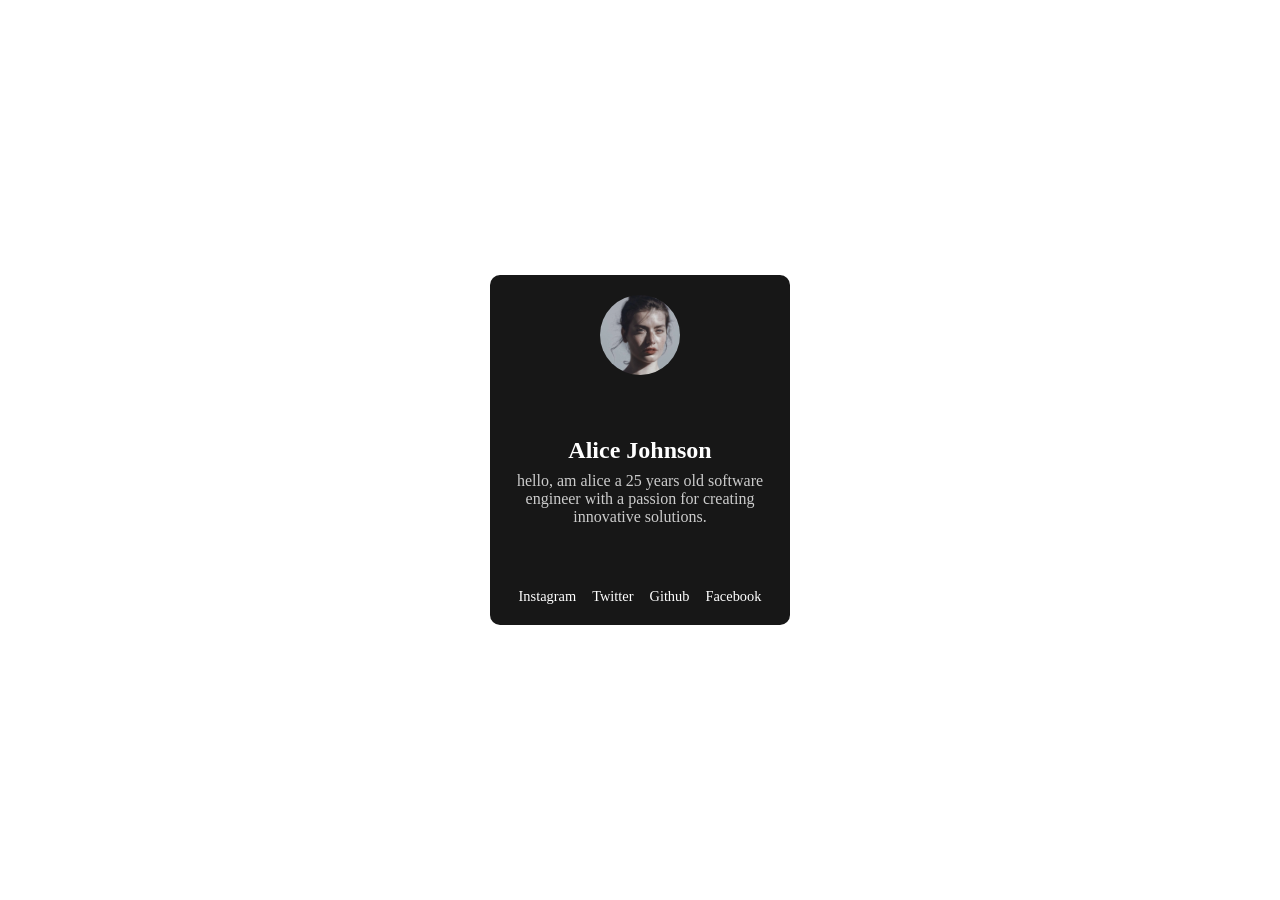
<file: 01-personal-profile-card/index.html>
<!doctype html>
<html lang="en">
  <head>
    <meta charset="UTF-8" />
    <meta name="viewport" content="width=device-width, initial-scale=1.0" />
    <title>01 Personal Profile Card</title>
    <link rel="stylesheet" href="./styles.css" />
  </head>
  <body>
    <div class="profile-card">
      <img src="./src/pic.webp" alt="Profile Picture" />
      <div class="profile-info">
        <h1>Alice Johnson</h1>
        <p>
          hello, am alice a 25 years old software engineer with a passion for
          creating innovative solutions.
        </p>
      </div>

      <div id="social-links">
        <ul>
          <li><a href="#"> Instagram </a></li>
          <li><a href="#"> Twitter </a></li>
          <li><a href="#"> Github </a></li>
          <li><a href="#"> Facebook </a></li>
        </ul>
      </div>
    </div>
  </body>
</html>
</file>
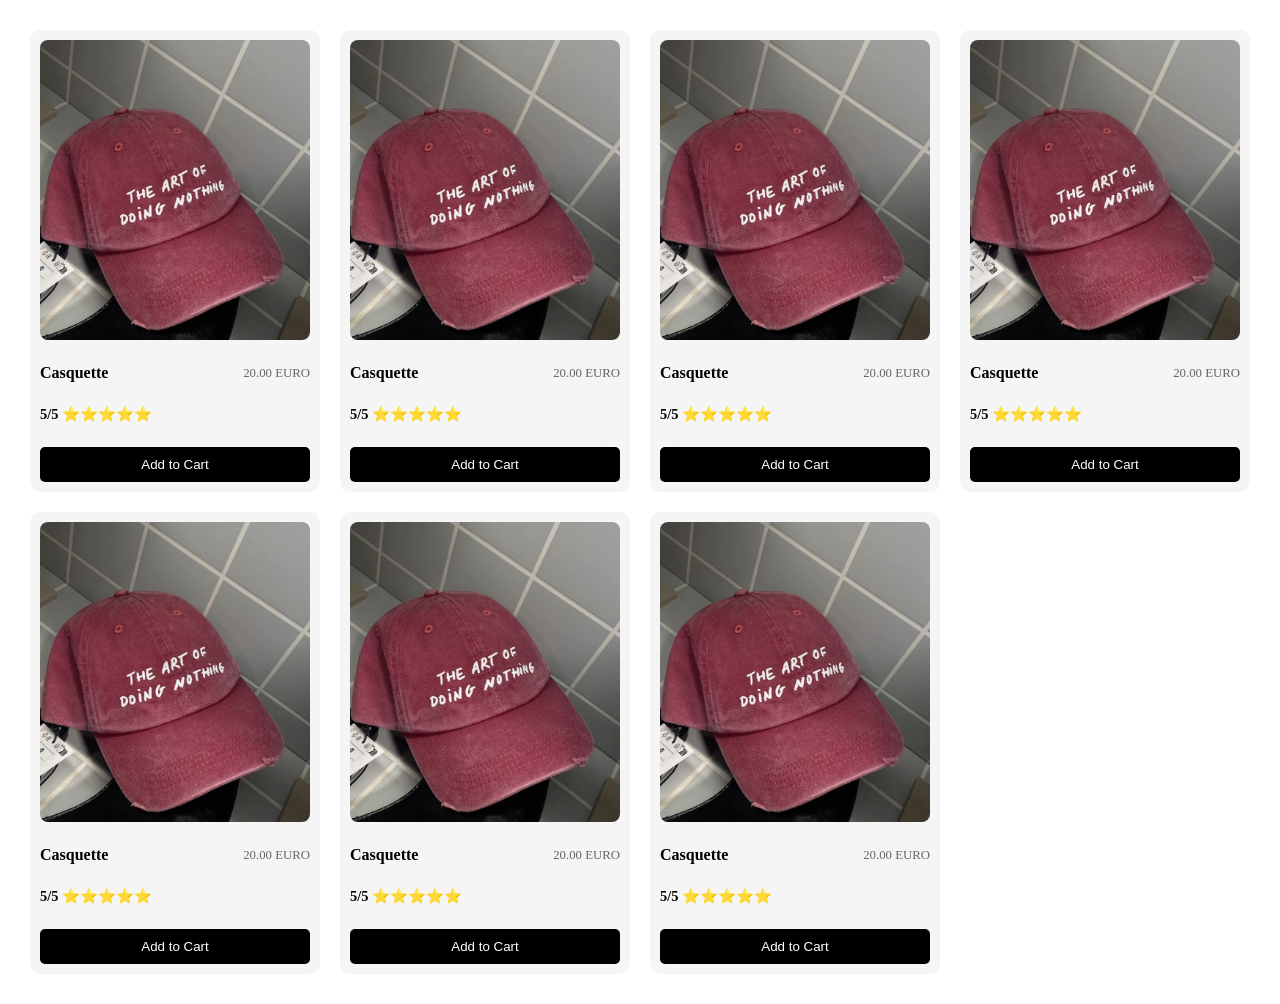
<file: 02-product-card/index.html>
<!doctype html>
<html lang="en">
  <head>
    <meta charset="UTF-8" />
    <meta name="viewport" content="width=device-width, initial-scale=1.0" />
    <title>02 Product Card</title>
    <link rel="stylesheet" href="./styles.css" />
  </head>
  <body>
    <div class="product-card">
      <img src="./src/product.jpeg" alt="Product Image" />
      <div class="info">
        <h1>Casquette</h1>
        <p>20.00 EURO</p>
      </div>
      <h3>5/5 ⭐⭐⭐⭐⭐</h3>
      <button>Add to Cart</button>
    </div>

    <div class="product-card">
      <img src="./src/product.jpeg" alt="Product Image" />
      <div class="info">
        <h1>Casquette</h1>
        <p>20.00 EURO</p>
      </div>
      <h3>5/5 ⭐⭐⭐⭐⭐</h3>
      <button>Add to Cart</button>
    </div>

    <div class="product-card">
      <img src="./src/product.jpeg" alt="Product Image" />
      <div class="info">
        <h1>Casquette</h1>
        <p>20.00 EURO</p>
      </div>
      <h3>5/5 ⭐⭐⭐⭐⭐</h3>
      <button>Add to Cart</button>
    </div>

    <div class="product-card">
      <img src="./src/product.jpeg" alt="Product Image" />
      <div class="info">
        <h1>Casquette</h1>
        <p>20.00 EURO</p>
      </div>
      <h3>5/5 ⭐⭐⭐⭐⭐</h3>
      <button>Add to Cart</button>
    </div>

    <div class="product-card">
      <img src="./src/product.jpeg" alt="Product Image" />
      <div class="info">
        <h1>Casquette</h1>
        <p>20.00 EURO</p>
      </div>
      <h3>5/5 ⭐⭐⭐⭐⭐</h3>
      <button>Add to Cart</button>
    </div>

    <div class="product-card">
      <img src="./src/product.jpeg" alt="Product Image" />
      <div class="info">
        <h1>Casquette</h1>
        <p>20.00 EURO</p>
      </div>
      <h3>5/5 ⭐⭐⭐⭐⭐</h3>
      <button>Add to Cart</button>
    </div>

    <div class="product-card">
      <img src="./src/product.jpeg" alt="Product Image" />
      <div class="info">
        <h1>Casquette</h1>
        <p>20.00 EURO</p>
      </div>
      <h3>5/5 ⭐⭐⭐⭐⭐</h3>
      <button>Add to Cart</button>
    </div>
  </body>
</html>
</file>
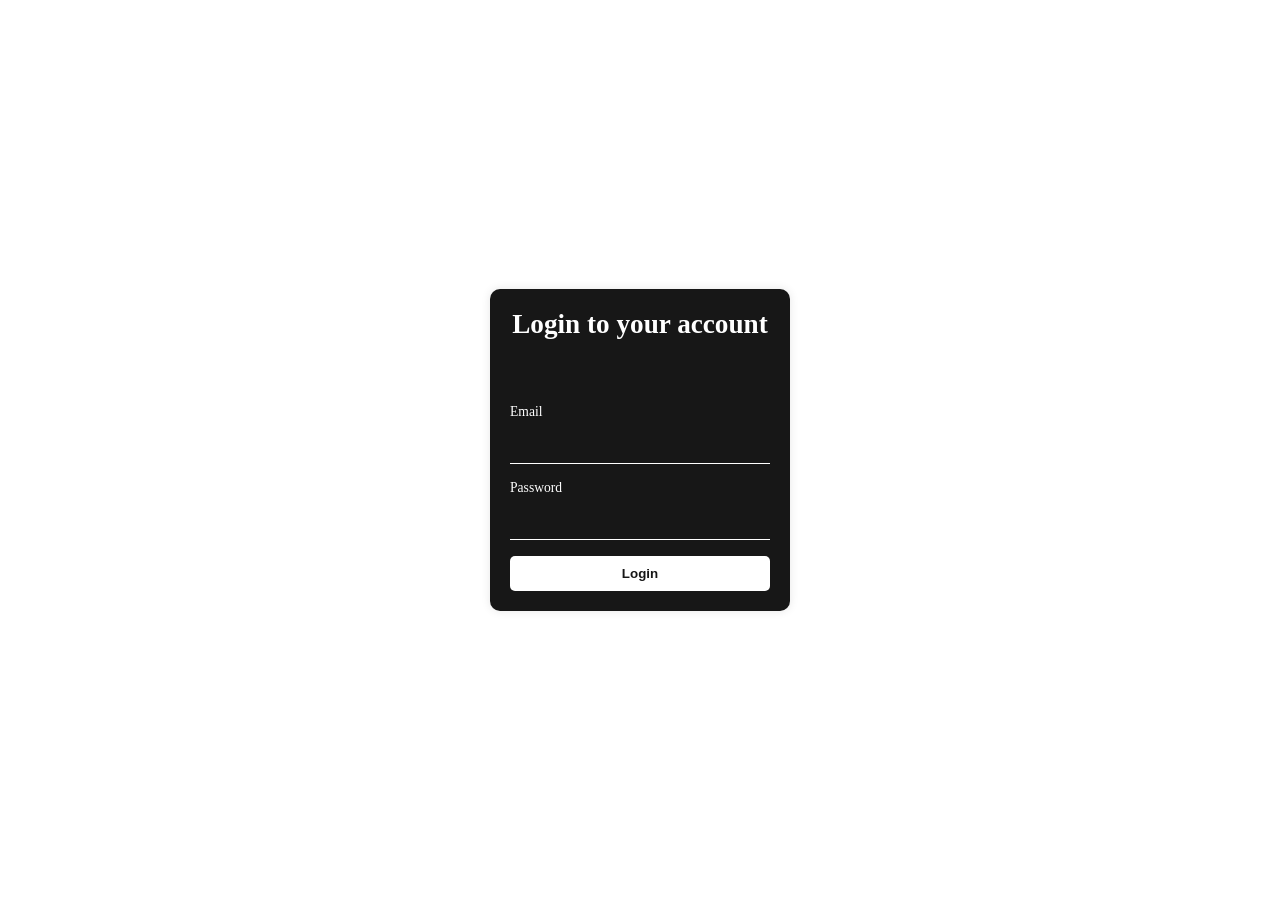
<file: 03-login-form/index.html>
<!doctype html>
<html lang="en">
  <head>
    <meta charset="UTF-8" />
    <meta name="viewport" content="width=device-width, initial-scale=1.0" />
    <title>03 Login Form</title>
    <link rel="stylesheet" href="./styles.css" />
  </head>
  <body>
    <form>
      <h1>Login to your account</h1>
      <div>
        <label for="email">Email</label>
        <input type="email" id="email" name="email" required />
      </div>
      <div>
        <label for="password">Password</label>
        <input type="password" id="password" name="password" required />
      </div>
      <input class="login-button" type="submit" value="Login" />
    </form>
  </body>
</html>
</file>
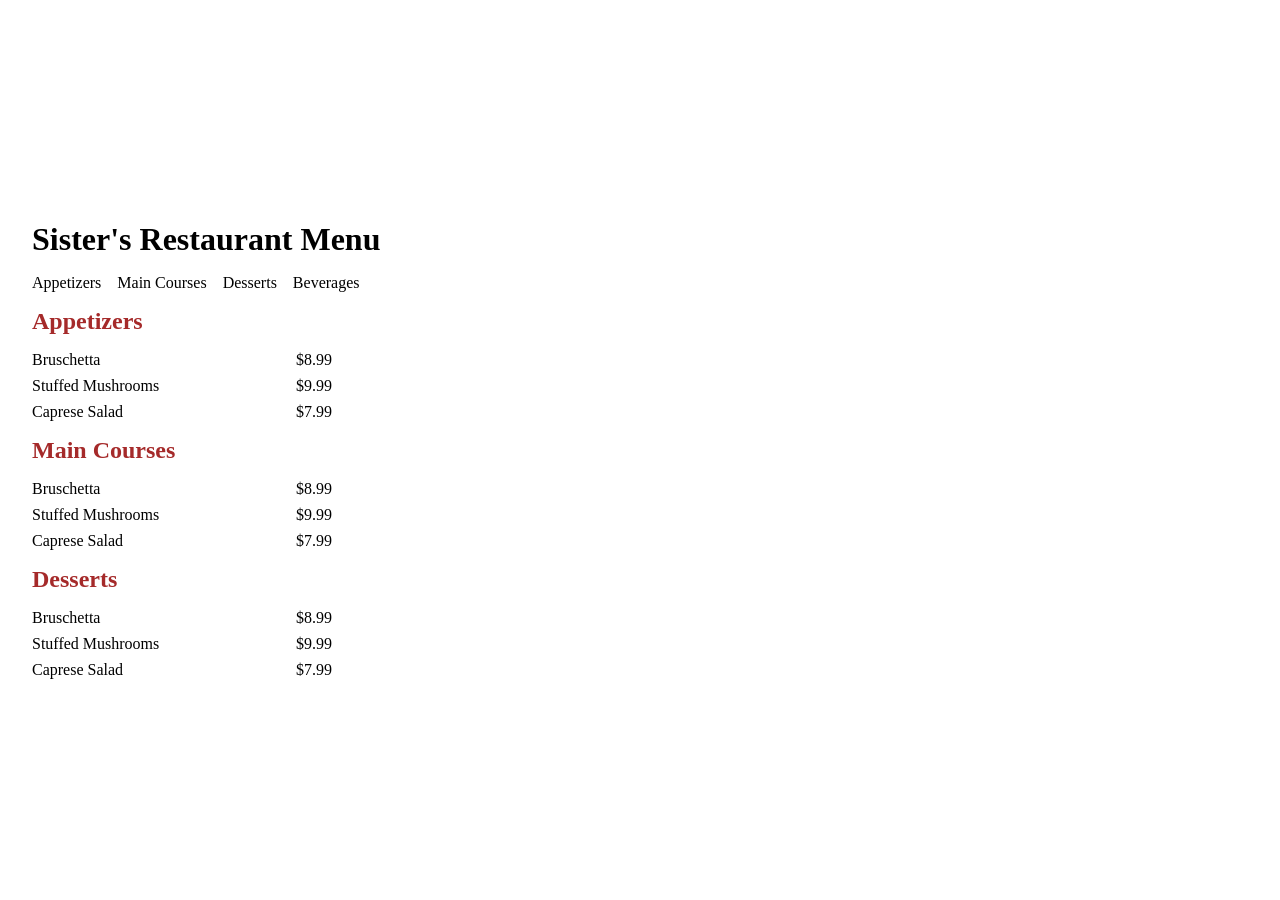
<file: 04-restaurant-menu/index.html>
<!doctype html>
<html lang="en">
  <head>
    <meta charset="UTF-8" />
    <meta name="viewport" content="width=device-width, initial-scale=1.0" />
    <title>04 Restaurant menu</title>
    <link rel="stylesheet" href="./styles.css" />
  </head>
  <body>
    <h1>Sister's Restaurant Menu</h1>
    <div class="menu-category">
      <ul>
        <li>Appetizers</li>
        <li>Main Courses</li>
        <li>Desserts</li>
        <li>Beverages</li>
      </ul>
    </div>

    <div class="menu-item">
      <h2>Appetizers</h2>
      <ul>
        <li>
          <span class="item-name">Bruschetta</span>
          <span class="item-price">$8.99</span>
        </li>
        <li>
          <span class="item-name">Stuffed Mushrooms</span>
          <span class="item-price">$9.99</span>
        </li>
        <li>
          <span class="item-name">Caprese Salad</span>
          <span class="item-price">$7.99</span>
        </li>
      </ul>
    </div>

    <div class="menu-item">
      <h2>Main Courses</h2>
      <ul>
        <li>
          <span class="item-name">Bruschetta</span>
          <span class="item-price">$8.99</span>
        </li>
        <li>
          <span class="item-name">Stuffed Mushrooms</span>
          <span class="item-price">$9.99</span>
        </li>
        <li>
          <span class="item-name">Caprese Salad</span>
          <span class="item-price">$7.99</span>
        </li>
      </ul>
    </div>

    <div class="menu-item">
      <h2>Desserts</h2>
      <ul>
        <li>
          <span class="item-name">Bruschetta</span>
          <span class="item-price">$8.99</span>
        </li>
        <li>
          <span class="item-name">Stuffed Mushrooms</span>
          <span class="item-price">$9.99</span>
        </li>
        <li>
          <span class="item-name">Caprese Salad</span>
          <span class="item-price">$7.99</span>
        </li>
      </ul>
    </div>
  </body>
</html>
</file>
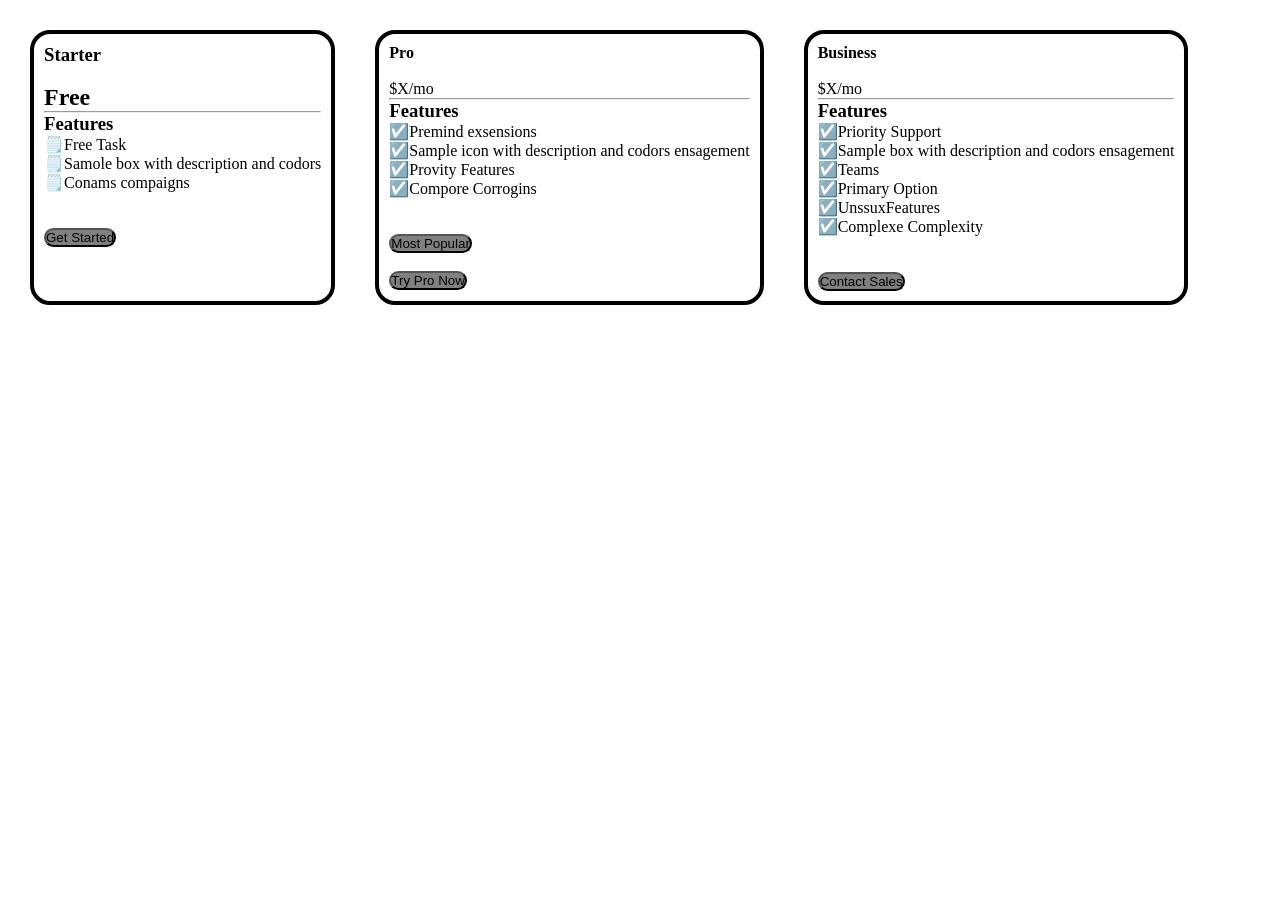
<file: 05. Pricing Cards/index.html>
<!DOCTYPE html>
<html lang="en">
<head>
    <meta charset="UTF-8">
    <meta name="viewport" content="width=device-width, initial-scale=1.0">
    <link rel="stylesheet" href="style.css">
    <title>Pricing Cards
</title>
</head>
<body>
  <div class="cards">
     <div class="starter">
     <h3 class="St">Starter</h3><br>
    <h2>Free</h2>
    <hr>
    <h3>Features</h3>
    <p>🗒️Free Task</p>
    <p>🗒️Samole box with description and codors</p>
    <p>🗒️Conams compaigns</p><br><br>
    
   
    <a href="/"><button>Get Started</button></a>
   </div>
   <div class="Pro">
    <div><strong>Pro</strong></div><br>
    $X/mo
    <hr>
     <h3>Features</h3>
     <p>☑️Premind exsensions</p>
     <p>☑️Sample icon with description and codors ensagement</p>
     <p>☑️Provity Features</p>
     <p>☑️Compore Corrogins</p><br><br>
     <a href="/"><button>Most Popular</button></a><br><br>
     <a href="/"><button>Try Pro Now </button></a>
    </div>
    <div class="Business">
         <div><strong>Business</strong></div><br>
         $X/mo
    <hr>
     <h3>Features</h3>
     <p>☑️Priority Support</p>
     <p>☑️Sample box with description and codors ensagement</p>
     <p>☑️Teams</p>
     <p>☑️Primary Option</p>
     <p>☑️UnssuxFeatures</p>
     <p>☑️Complexe Complexity</p><br><br>
     <a href="/"><button>Contact Sales</button></a>
    </div>
  </div>
</body>
</html>
</file>
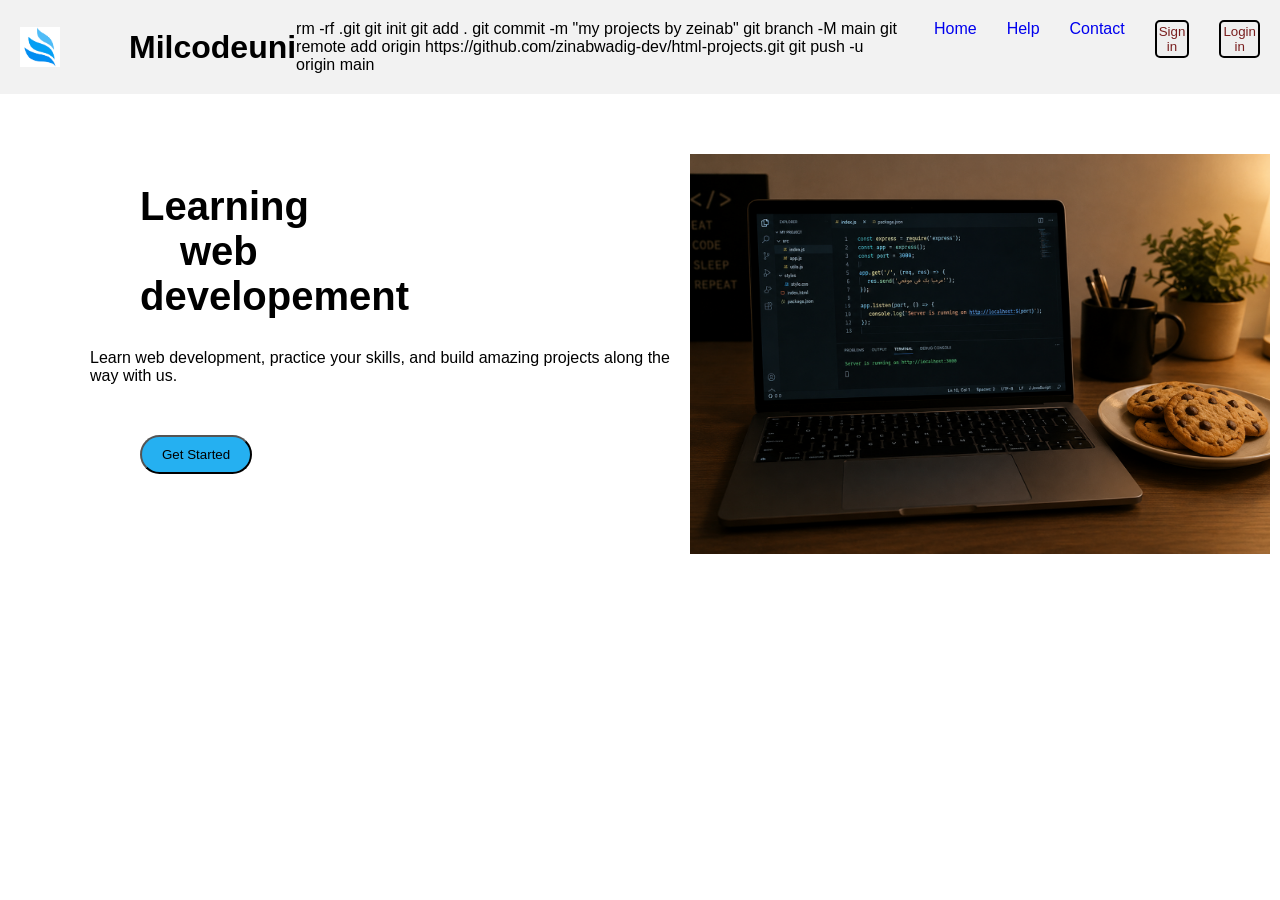
<file: 06. Landing Page/index.html>
<!DOCTYPE html>
<html lang="en">
<head>
    <meta charset="UTF-8">
    <meta name="viewport" content="width=device-width, initial-scale=1.0">
    <link rel="stylesheet" href="style.css">
    <title>Landing Page</title>
</head>
<body>
     <!-- Header -->
    <header class="header">
      <div class="logotitle">
         <img id="logo" src="./logo.png" alt="Logo">
      <h1>Milcodeuni</h1>
      </div>
      <ul>
        rm -rf .git
git init
git add .
git commit -m "my projects by zeinab"
git branch -M main
git remote add origin https://github.com/zinabwadig-dev/html-projects.git
git push -u origin main

        <li>
          <a href="#">Home</a>
        </li>
        <li>
          <a href="#">Help</a>
        </li>
        <li>
          <a href="#">Contact</a>
        </li>
        <li>
          <a href="#" class="btn"><button>Sign in</button></a>
        </li>
         <li>
          <a href="#" class="btn"><button>Login in</button></a>
        </li>
      </ul>
      
    </header>
    <main>
        <div class="section">
                <div class="exp">
                  <h2>Learning <br> <span>web</span> <br> developement</h2>
                <p>Learn web development, practice your skills, 
              and build amazing projects along the way with us.</p>
               <div class="btn-container">
                <a href="/"><button>Get Started</button></a>
              </div>
                </div>
            <img src=".\codebite.png" alt="coding">
             
        </div>
      
    </main>
</body>
</html>
</file>
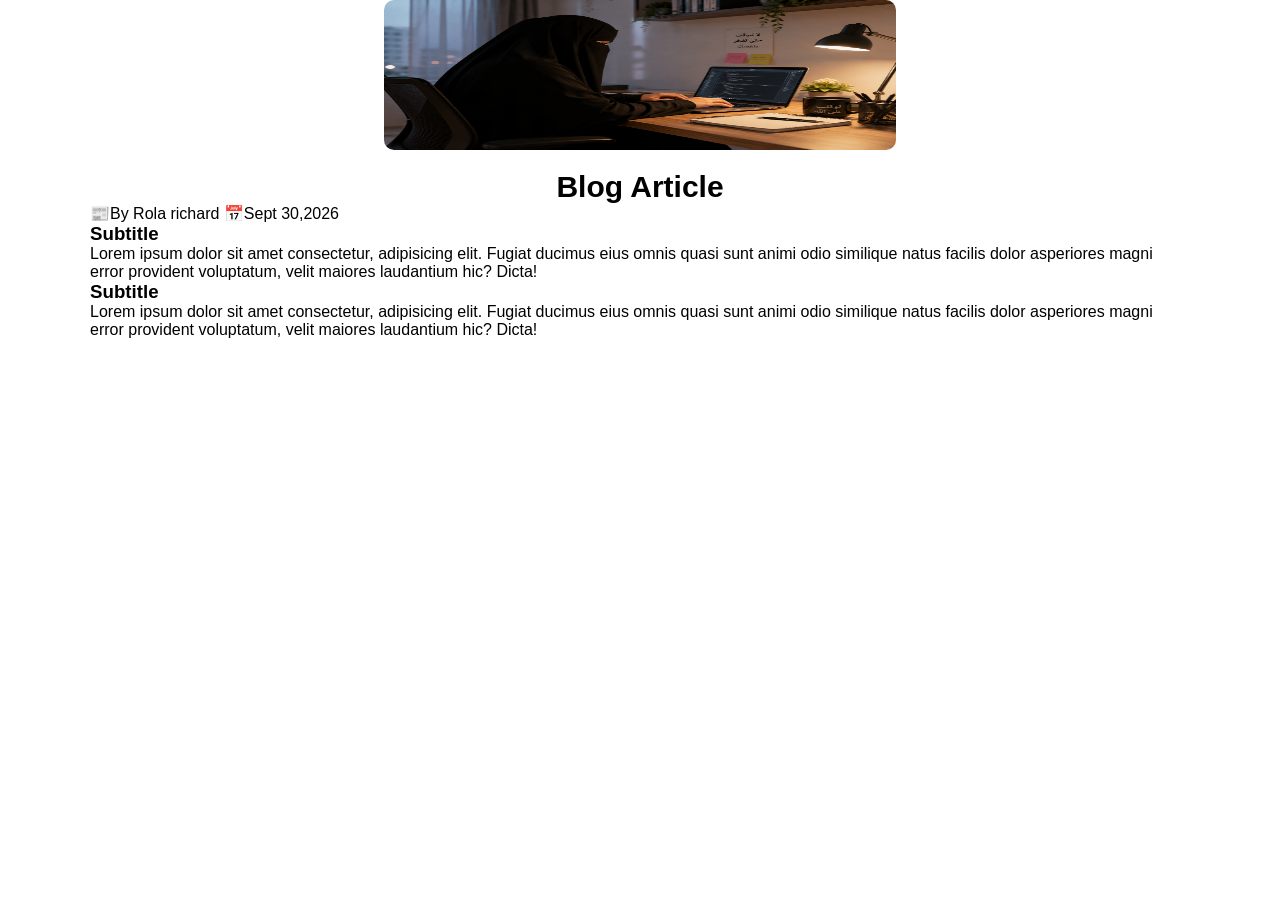
<file: 07. Blog Article/index.html>
<!DOCTYPE html>
<html lang="en">
<head>
    <meta charset="UTF-8">
    <meta name="viewport" content="width=device-width, initial-scale=1.0">
    <link rel="stylesheet" href="style.css">
    <title>Blog Article</title>
</head>
<body>
    <div class="img">
        <img src=".\PROGRAMMER.png" alt="Programmer Image">
    </div>
    <div class="container">
        <h2 class="title">Blog Article</h2>
    <p>📰By Rola richard   📅Sept 30,2026 </p>
    <h3>Subtitle</h3>
    <p>Lorem ipsum dolor sit amet consectetur, adipisicing elit. Fugiat ducimus eius omnis quasi sunt animi odio 
        similique natus facilis dolor asperiores magni error provident voluptatum, velit maiores laudantium hic? Dicta!</p>
    <h3>Subtitle</h3>
    <p>Lorem ipsum dolor sit amet consectetur, adipisicing elit. Fugiat ducimus eius omnis quasi sunt animi odio 
        similique natus facilis dolor asperiores magni error provident voluptatum, velit maiores laudantium hic? Dicta!</p>
    </div>
</body>
</html>
</file>
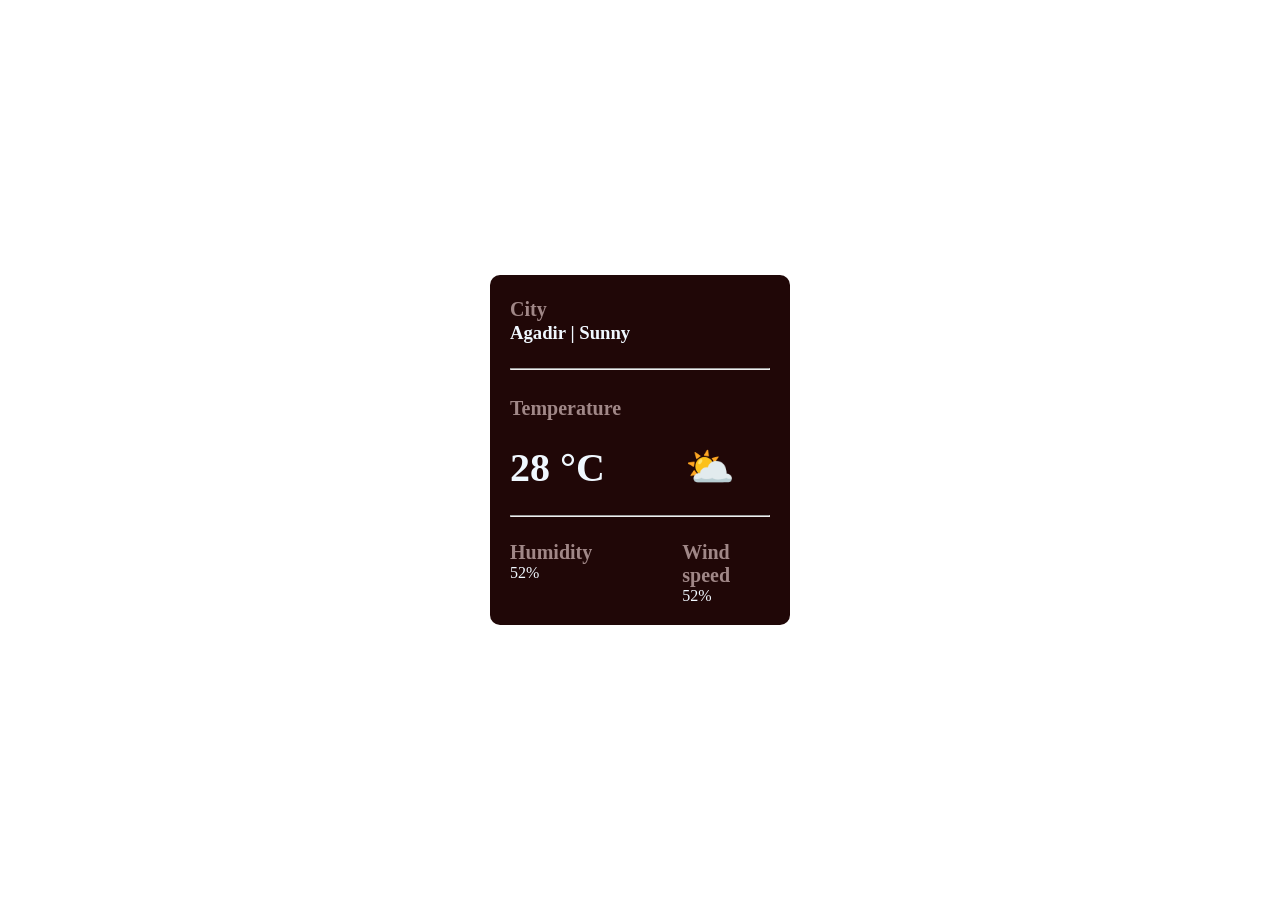
<file: 08. Weather Card/index.html>
<!DOCTYPE html>
<html lang="en">
<head>
    <meta charset="UTF-8">
    <meta name="viewport" content="width=device-width, initial-scale=1.0">
    <link rel="stylesheet" href="style.css">
    <title>Pricing Cards</title>
</head>
<body>
   <div class="profile-info">
    <div class="p1">
    <h2><strong>City</strong></h2>
    <h3>Agadir | Sunny</h3>
    </div>
    <hr>
    <h2><strong>Temperature</strong></h2>
    <h3 class="big">28 °C &nbsp;&nbsp;&nbsp;&nbsp;&nbsp;&nbsp; ⛅</h3>
    <hr>
    <div class="ligne">
        <span><strong>Humidity</strong><br> 52%</span>
        <span><strong>Wind speed</strong><br> 52%</span>
    </div>
   </div>
</body>
</html>
</file>
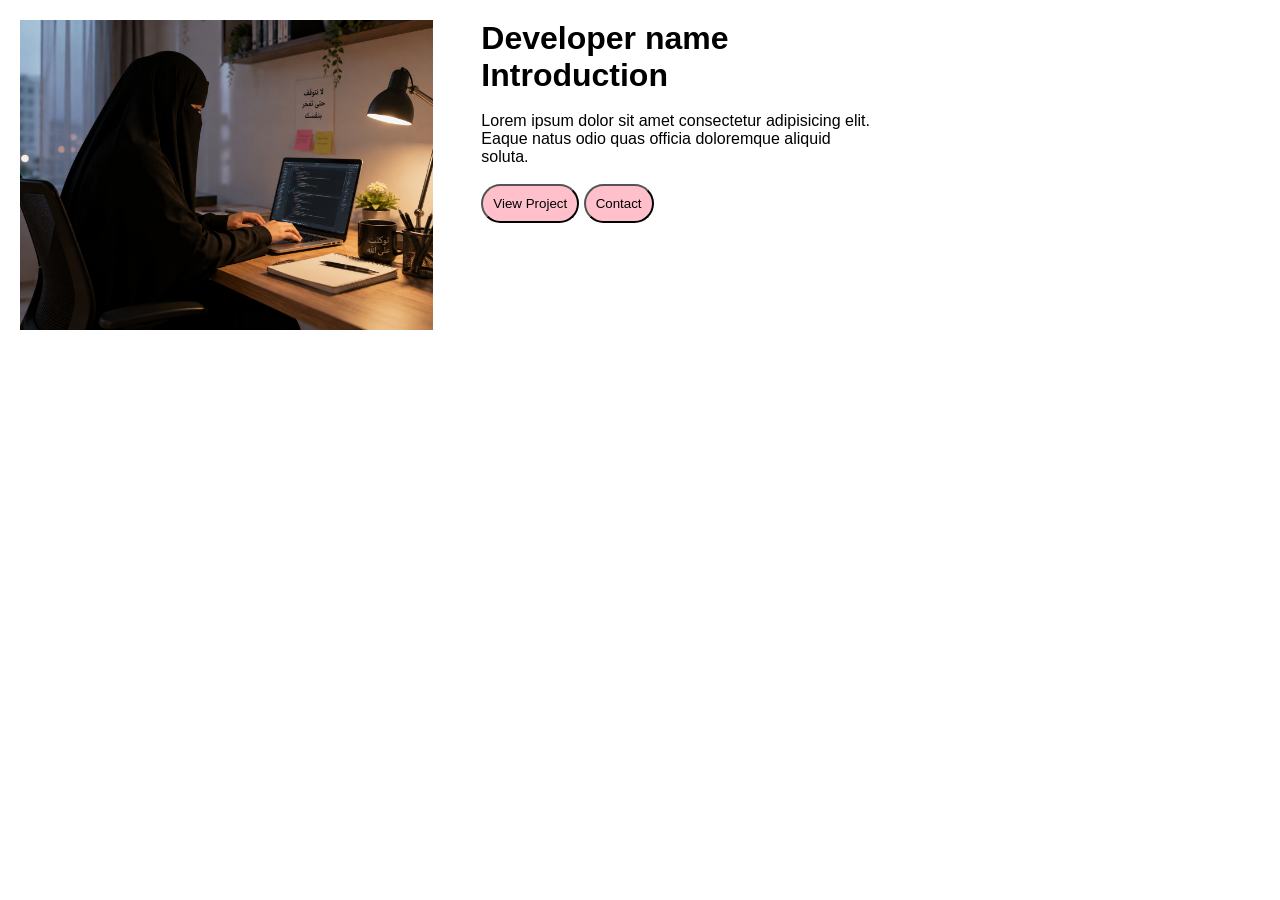
<file: 09. Portfolio Hero/index.html>
<!DOCTYPE html>
<html lang="en">
<head>
    <meta charset="UTF-8">
    <meta name="viewport" content="width=device-width, initial-scale=1.0">
    <link rel="stylesheet" href="style.css">
    <title>Portfolio Hero</title>
</head>
<body>
    <div class="hero">
        <img src="./PROGRAMMER.png" alt="Programmer">
       <div class="informations">
          <h1>Developer name Introduction</h1><br>
          <p>Lorem ipsum dolor sit amet consectetur adipisicing elit.<br> 
            Eaque natus odio quas officia doloremque aliquid soluta.<br>
          </p><br>
          <div class="btns">
            <a href="/"><button>View Project</button></a>
          <a href="/"><button>Contact </button></a>
          </div>
       </div>
    </div>
</body>
</html>
</file>
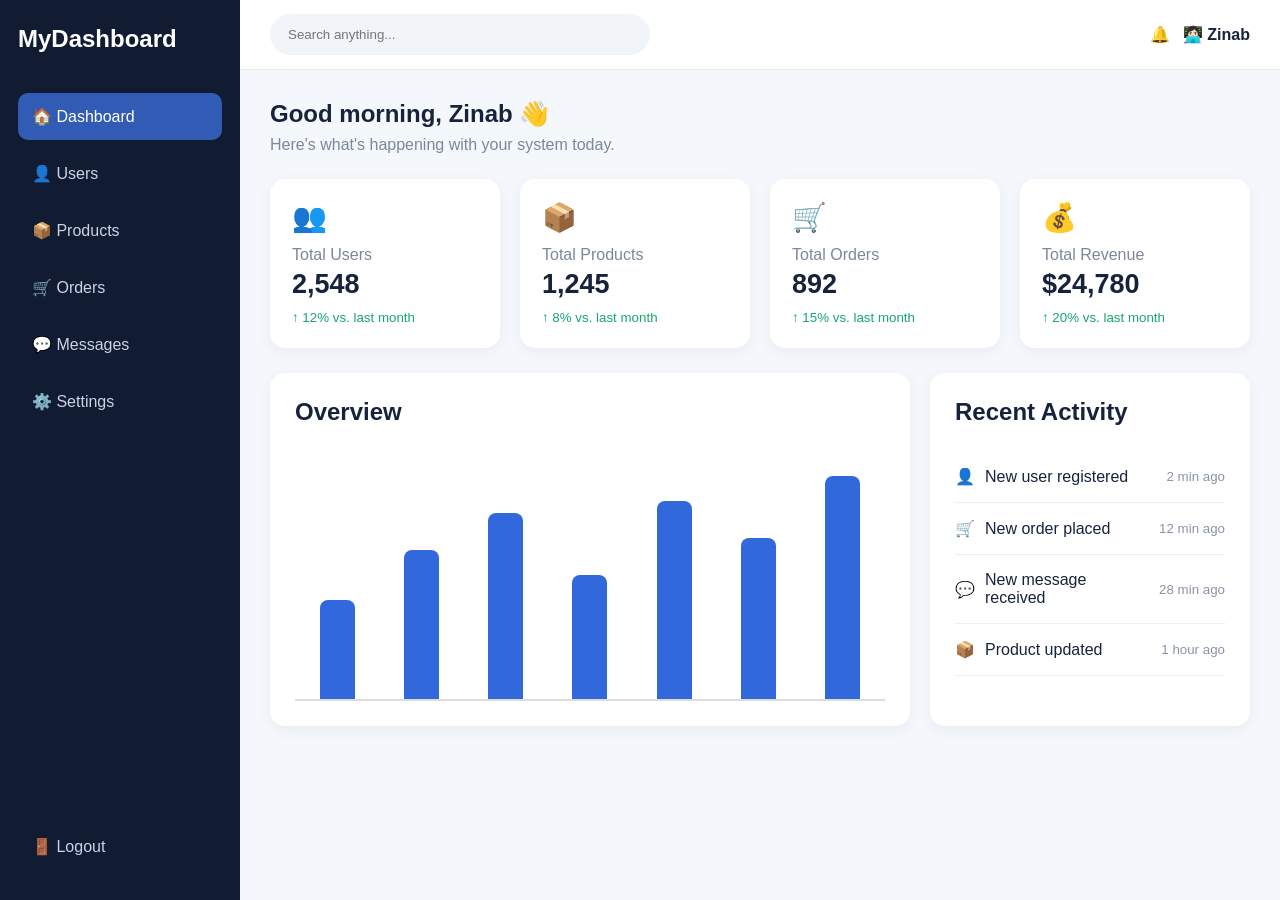
<file: 10. Responsive Dashboard/index.html>
<!DOCTYPE html>
<html lang="en">
<head>
    <meta charset="UTF-8">
    <meta name="viewport" content="width=device-width, initial-scale=1.0">
    <title>Responsive Dashboard</title>
    <link rel="stylesheet" href="style.css">
</head>

<body>

    <!-- Sidebar -->
    <aside class="sidebar">
        <h2>MyDashboard</h2>

        <nav>
            <a href="#" class="active">🏠 Dashboard</a>
            <a href="#">👤 Users</a>
            <a href="#">📦 Products</a>
            <a href="#">🛒 Orders</a>
            <a href="#">💬 Messages</a>
            <a href="#">⚙️ Settings</a>
        </nav>

        <a href="#" class="logout">🚪 Logout</a>
    </aside>

    <!-- Main -->
    <main class="main">

        <!-- Navbar -->
        <header class="navbar">
            <input type="text" placeholder="Search anything...">

            <div class="profile">
                🔔 &nbsp; 👩🏻‍💻 Zinab
            </div>
        </header>

        <!-- Content -->
        <section class="content">

            <h1>Good morning, Zinab 👋</h1>
            <p class="subtitle">Here's what's happening with your system today.</p>

            <!-- Statistics -->
            <div class="cards">

                <div class="card">
                    <span>👥</span>
                    <p>Total Users</p>
                    <h2>2,548</h2>
                    <small>↑ 12% vs. last month</small>
                </div>

                <div class="card">
                    <span>📦</span>
                    <p>Total Products</p>
                    <h2>1,245</h2>
                    <small>↑ 8% vs. last month</small>
                </div>

                <div class="card">
                    <span>🛒</span>
                    <p>Total Orders</p>
                    <h2>892</h2>
                    <small>↑ 15% vs. last month</small>
                </div>

                <div class="card">
                    <span>💰</span>
                    <p>Total Revenue</p>
                    <h2>$24,780</h2>
                    <small>↑ 20% vs. last month</small>
                </div>

            </div>

            <!-- Bottom section -->
            <div class="bottom">

                <!-- Overview -->
                <div class="overview">
                    <h2>Overview</h2>

                    <div class="chart">
                        <div class="bar" style="height: 40%"></div>
                        <div class="bar" style="height: 60%"></div>
                        <div class="bar" style="height: 75%"></div>
                        <div class="bar" style="height: 50%"></div>
                        <div class="bar" style="height: 80%"></div>
                        <div class="bar" style="height: 65%"></div>
                        <div class="bar" style="height: 90%"></div>
                    </div>
                </div>

                <!-- Recent Activity -->
                <div class="activity">
                    <h2>Recent Activity</h2>

                    <div class="activity-item">
                        👤 <span>New user registered</span>
                        <small>2 min ago</small>
                    </div>

                    <div class="activity-item">
                        🛒 <span>New order placed</span>
                        <small>12 min ago</small>
                    </div>

                    <div class="activity-item">
                        💬 <span>New message received</span>
                        <small>28 min ago</small>
                    </div>

                    <div class="activity-item">
                        📦 <span>Product updated</span>
                        <small>1 hour ago</small>
                    </div>
                </div>

            </div>

        </section>
    </main>

</body>
</html>
</file>
<file: 01-personal-profile-card/styles.css>
* {
  box-sizing: border-box;
  margin: 0;
  padding: 0;
  list-style: none;
  text-decoration: none;
}

body {
  display: flex;
  justify-content: center;
  align-items: center;
  min-height: 100vh;
}

.profile-card {
  max-width: 300px;
  height: 350px;
  padding: 20px;
  border-radius: 10px;
  background-color: #171717;
  display: flex;
  flex-direction: column;
  align-items: center;
  justify-content: space-between;
  gap: 1.5rem;
}

.profile-card img {
  width: 80px;
  height: 80px;
  border-radius: 50%;
  object-fit: cover;
}

.profile-info {
  display: flex;
  flex-direction: column;
  align-items: center;
  gap: 0.5rem;
}

.profile-card h1 {
  font-size: 1.5rem;
  color: #fff;
  margin: 0;
}

.profile-card p {
  font-size: 1rem;
  color: #ccc;
  text-align: center;
}

#social-links ul {
  display: flex;
  justify-content: center;
  gap: 1rem;
}

#social-links ul li a {
  color: #fff;
  font-size: 0.9rem;
  transition: color 0.3s ease;
}

#social-links ul li a:hover {
  color: #1da1f2;
}
</file>
<file: 02-product-card/styles.css>
* {
  box-sizing: border-box;
  margin: 0;
  padding: 0;
  list-style: none;
  text-decoration: none;
}

body {
  min-height: 100vh;
  display: grid;
  grid-template-columns: repeat(4, 1fr);
  padding: 30px;
  gap: 20px;
}

.product-card {
  width: 100%;
  height: fit-content;
  padding: 10px;
  border-radius: 10px;
  display: flex;
  flex-direction: column;
  align-items: start;
  justify-content: space-between;
  gap: 1.5rem;

  background-color: #f5f5f5;
}

.product-card img {
  width: 100%;
  height: 300px;
  border-radius: 0.5rem;
  object-fit: cover;
}

.info {
  display: flex;
  align-items: center;
  justify-content: space-between;
  gap: 0.5rem;
  width: 100%;
}

.info h1 {
  font-size: 1rem;
  color: black;
}

.info p {
  font-size: 0.8rem;
  color: #666;
}

.product-card h3 {
  font-size: 0.9rem;
}

.product-card button {
  background-color: black;
  color: white;
  cursor: pointer;
  padding: 10px 20px;
  border: none;
  border-radius: 5px;
  width: 100%;
}

@media (max-width: 768px) {
  body {
    grid-template-columns: repeat(2, 1fr);
  }
}

@media (max-width: 480px) {
  body {
    grid-template-columns: 1fr;
  }
}
</file>
<file: 03-login-form/styles.css>
* {
  box-sizing: border-box;
  margin: 0;
  padding: 0;
  list-style: none;
  text-decoration: none;
}

body {
  display: flex;
  justify-content: center;
  align-items: center;
  min-height: 100vh;
}

form {
  background-color: #171717;
  padding: 20px;
  border-radius: 10px;
  box-shadow: 0 0 10px rgba(0, 0, 0, 0.1);
  width: 300px;
  height: fit-content;

  display: flex;
  flex-direction: column;

  justify-content: space-between;
  gap: 1rem;
}

form h1 {
  color: #fff;
  text-align: center;
  font-size: 1.7rem;
  margin-bottom: 3rem;
}

form div {
  display: flex;
  flex-direction: column;
  gap: 0.5rem;
}

form input {
  padding: 10px;
  border-radius: 5px;
  border: none;
  background-color: transparent;
  outline: none;
  border-bottom: 1px solid #fff;
  border-radius: 0;
  color: white;
}

form label {
  color: #fff;
  font-size: 0.85rem;
}

.login-button {
  padding: 10px;
  border-radius: 5px;
  border: none;
  background-color: #fff;
  color: #171717;
  font-weight: bold;
  cursor: pointer;
}
</file>
<file: 04-restaurant-menu/styles.css>
* {
  box-sizing: border-box;
  margin: 0;
  padding: 0;
  list-style: none;
  text-decoration: none;
}

body {
  display: flex;
  justify-content: center;
  flex-direction: column;
  align-items: start;
  gap: 1rem;
  min-height: 100vh;
  padding: 2rem;
}

.menu-category ul {
  display: flex;
  align-items: center;
  justify-content: center;
  gap: 1rem;
}

.menu-item {
  display: flex;
  flex-direction: column;
  gap: 1rem;
  width: 300px;
}

.menu-item h2 {
  color: brown;
}

.menu-item ul {
  display: flex;
  flex-direction: column;
  gap: 0.5rem;
}

.menu-item ul li {
  display: flex;
  justify-content: space-between;
  align-items: center;
  gap: 1rem;
  /* width: 100%; */
}
</file>
<file: 05. Pricing Cards/style.css>
*{
    box-sizing: border-box;
    margin: 0;
    padding: 0;
}
.cards {
    display: flex;
    width: 100%;
    height: 100%;
    padding: 30px;
    gap: 40px;
    
}
.cards :hover{
   background-color: rgb(125, 138, 138)
}
.starter ,.Pro ,.Business{
    border: solid 4px black;
    border-radius: 20px;
    padding: 10px;
    
}
.cards button{
   border-radius: 15px;
   background-color: gray;
}
.cards button:hover{
   background-color: rgb(94, 100, 100)
}
</file>
<file: 06. Landing Page/style.css>
*{
    margin: 0;
    padding: 0;
    box-sizing: border-box;
    font-family: 'Poppins', sans-serif;
}
    .header{
    display: flex;
    justify-content: space-between;
    align-items: center;
    padding: 20px;
    background-color: #f2f2f2;
}
ul{
    display: flex;
    list-style: none;
    gap: 30px;
    justify-content: center;
}
a{
    text-decoration: none;
}
a:hover{
    font-size: 20px;
    color: brown;
     text-decoration: underline;
}
#logo{
    width: 40px;
    height: 40px;
}
.logotitle{
    display: flex;
    align-items: center;
    gap: 10px;
}
.logotitle img{
    margin-right: 59px;
}
span{
   margin-left: 40px;
    
}
.btn button{
    padding: 2px 2px;
    color: rgb(121, 30, 30);
    border: 2px solid black;
    border-radius: 5px;
}
.btn button:hover{
    padding: 2px 2px;
    background-color: rgb(67, 198, 67);
    border: 2px solid black;
    border-radius: 5px;
    cursor: pointer;
}
.section{
    margin-left: 5rem;
    display: flex;
}
.section img{
    width: 600px;
    height: 400px;
    margin: 60px 10px;
}
.section .exp{
    width: 600px; 
    height: 400px;
    margin: 60px 10px;
       
}
.section .exp h2{
    margin-left: 40px;
    font-size: 40px;
    margin: 30px  50px ;
}
.btn-container button{
    background-color: rgb(37, 176, 241);
    margin: 50px ;
    padding: 10px 20px;
    border-radius: 50px;
}
.btn-container button:hover{
    background-color: rgb(90, 224, 224);
}
</file>
<file: 07. Blog Article/style.css>
*{
    margin: 0;
    padding: 0;
    box-sizing: border-box;
    font-family: 'Poppins', sans-serif;
}
.img img{
    display: flex;
    justify-content: center;
    width: 40%;
    height: 150px;
    border-radius: 10px;
    margin: 0 auto;
}
.title{
    text-align: center;
    font-size: 30px;
    font-weight: 600;
    margin-top: 20px;
}
.container{
    max-width: 1200px;
    margin: 0 auto;
    padding: 0 50px;
}
</file>
<file: 08. Weather Card/style.css>
* {
  box-sizing: border-box;
  margin: 0;
  padding: 0;
  list-style: none;
  text-decoration: none;
}

body {
  display: flex;
  color: black;
  justify-content: center;
  align-items: center;
  min-height: 100vh;
}
.ligne {
  display: flex;
  gap: 90px;
}
.big {
  font-size: 40px;
}
.profile-info {
width: 300px;
  height: 350px;
  padding: 20px;
  border-radius: 10px;
  background-color:rgb(32, 7, 7);
  color: aliceblue;
  display: flex;
  flex-direction: column;

  justify-content: space-between;

}
strong {
  font-size: 20px;
  color: rgb(160, 135, 135);
}
</file>
<file: 09. Portfolio Hero/style.css>
*{
    margin: 0;
    padding: 0;
    box-sizing: border-box;
    font-family: 'Poppins', sans-serif;
}
.hero {
  max-width: 900px;
  height: 350px;
  padding: 20px;
  border-radius: 10px;
  display: flex;
  /* flex-direction: column;
  align-items: center; */
  justify-content: space-between;
  gap: 3rem;
}
.btns button{
    padding: 10px;
    border-radius: 20px;
    background-color: pink;
}
.btns button:hover{
    background-color: yellow;
}
</file>
<file: 10. Responsive Dashboard/style.css>
* {
    margin: 0;
    padding: 0;
    box-sizing: border-box;
}

body {
    font-family: Arial, sans-serif;
    background: #f4f7fb;
    color: #17233c;
    display: flex;
}

/* SIDEBAR */
.sidebar {
    width: 240px;
    height: 100vh;
    background: #111c33;
    color: white;
    padding: 25px 18px;
    position: fixed;
    left: 0;
    top: 0;
}

.sidebar h2 {
    margin-bottom: 40px;
}

.sidebar nav {
    display: flex;
    flex-direction: column;
    gap: 10px;
}

.sidebar a {
    text-decoration: none;
    color: #cbd3e5;
    padding: 14px;
    border-radius: 10px;
    display: block;
}

.sidebar a:hover,
.sidebar .active {
    background: #315bb5;
    color: white;
}

.logout {
    position: absolute;
    bottom: 30px;
    left: 18px;
    right: 18px;
}

/* MAIN */
.main {
    margin-left: 240px;
}

/* NAVBAR */
.navbar {
    height: 70px;
    background: white;
    display: flex;
    align-items: center;
    justify-content: space-between;
    padding: 0 30px;
    border-bottom: 1px solid #e8ecf2;
}

.navbar input {
    width: 380px;
    padding: 13px 18px;
    border: none;
    background: #f1f4f9;
    border-radius: 25px;
    outline: none;
}

.profile {
    font-weight: bold;
}

/* CONTENT */
.content {
    padding: 30px;
}

.content h1 {
    margin-bottom: 8px;
}

.subtitle {
    color: #7c879b;
    margin-bottom: 25px;
}

/* CARDS */
.cards {
    display: grid;
    grid-template-columns: repeat(4, 1fr);
    gap: 20px;
}

.card {
    background: white;
    padding: 22px;
    border-radius: 15px;
    box-shadow: 0 4px 15px rgba(0,0,0,0.05);
}
.card:hover {
    background: rgb(198, 192, 192)
}


.card span {
    font-size: 28px;
}

.card p {
    color: #7c879b;
    margin: 12px 0 5px;
}

.card h2 {
    font-size: 27px;
    margin-bottom: 8px;
}

.card small {
    color: #16a66a;
}

/* BOTTOM */
.bottom {
    display: grid;
    grid-template-columns: 2fr 1fr;
    gap: 20px;
    margin-top: 25px;
}

.overview,
.activity {
    background: white;
    padding: 25px;
    border-radius: 15px;
    box-shadow: 0 4px 15px rgba(0,0,0,0.05);
}

.overview h2,
.activity h2 {
    margin-bottom: 25px;
}

/* CHART */
.chart {
    height: 250px;
    display: flex;
    align-items: flex-end;
    justify-content: space-around;
    border-bottom: 2px solid #ddd;
}

.bar {
    width: 35px;
    background: #3168dc;
    border-radius: 8px 8px 0 0;
}

/* ACTIVITY */
.activity-item {
    padding: 16px 0;
    border-bottom: 1px solid #eee;
    display: flex;
    align-items: center;
    gap: 10px;
}

.activity-item span {
    flex: 1;
}

.activity-item small {
    color: #8993a5;
}

/* RESPONSIVE */
@media (max-width: 1000px) {

    .cards {
        grid-template-columns: repeat(2, 1fr);
    }

    .bottom {
        grid-template-columns: 1fr;
    }
}

@media (max-width: 700px) {

    .sidebar {
        width: 70px;
        padding: 20px 10px;
    }

    .sidebar h2 {
        font-size: 0;
    }

    .sidebar h2::after {
        content: "☰";
        font-size: 25px;
    }

    .sidebar a {
        font-size: 0;
        text-align: center;
    }

    .sidebar a::first-letter {
        font-size: 20px;
    }

    .main {
        margin-left: 70px;
        width: calc(100% - 70px);
    }

    .navbar {
        padding: 0 15px;
    }

    .navbar input {
        width: 55%;
    }

    .content {
        padding: 20px 15px;
    }

    .cards {
        grid-template-columns: 1fr;
    }
}
</file>
